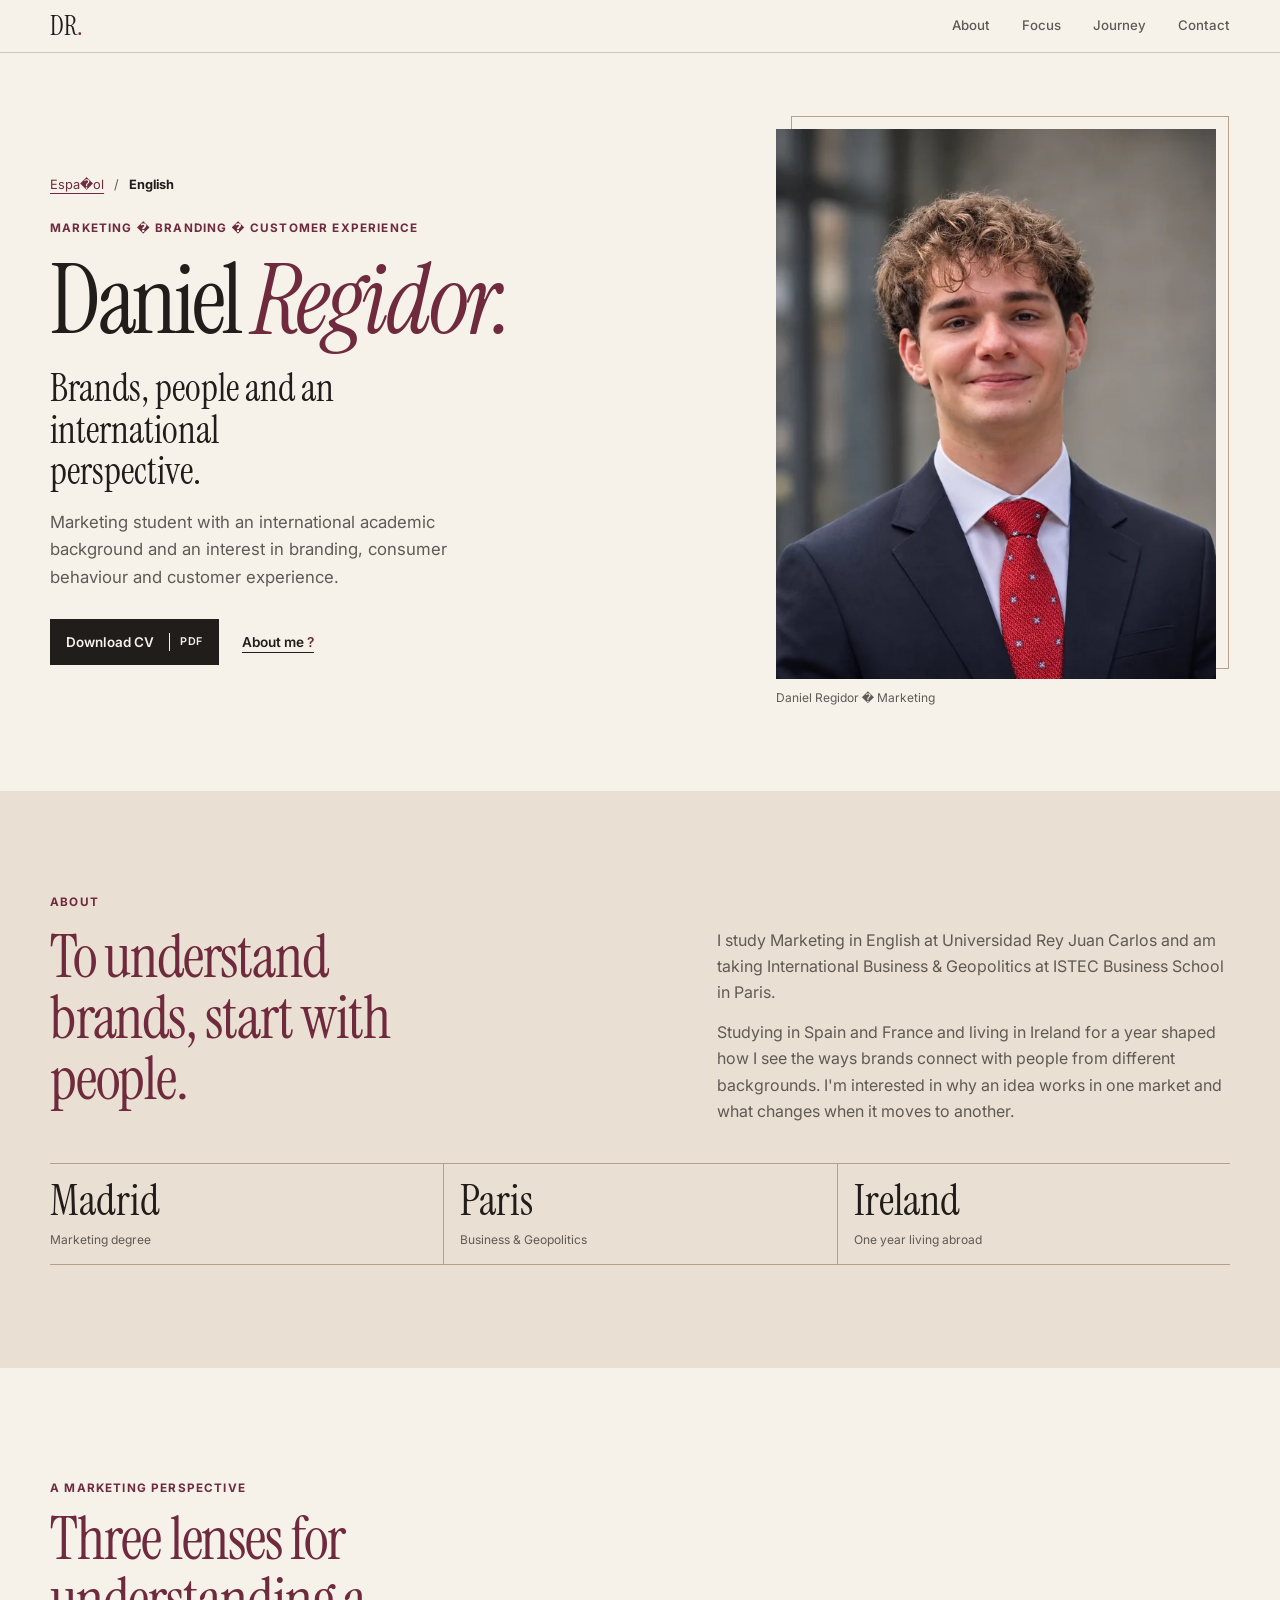
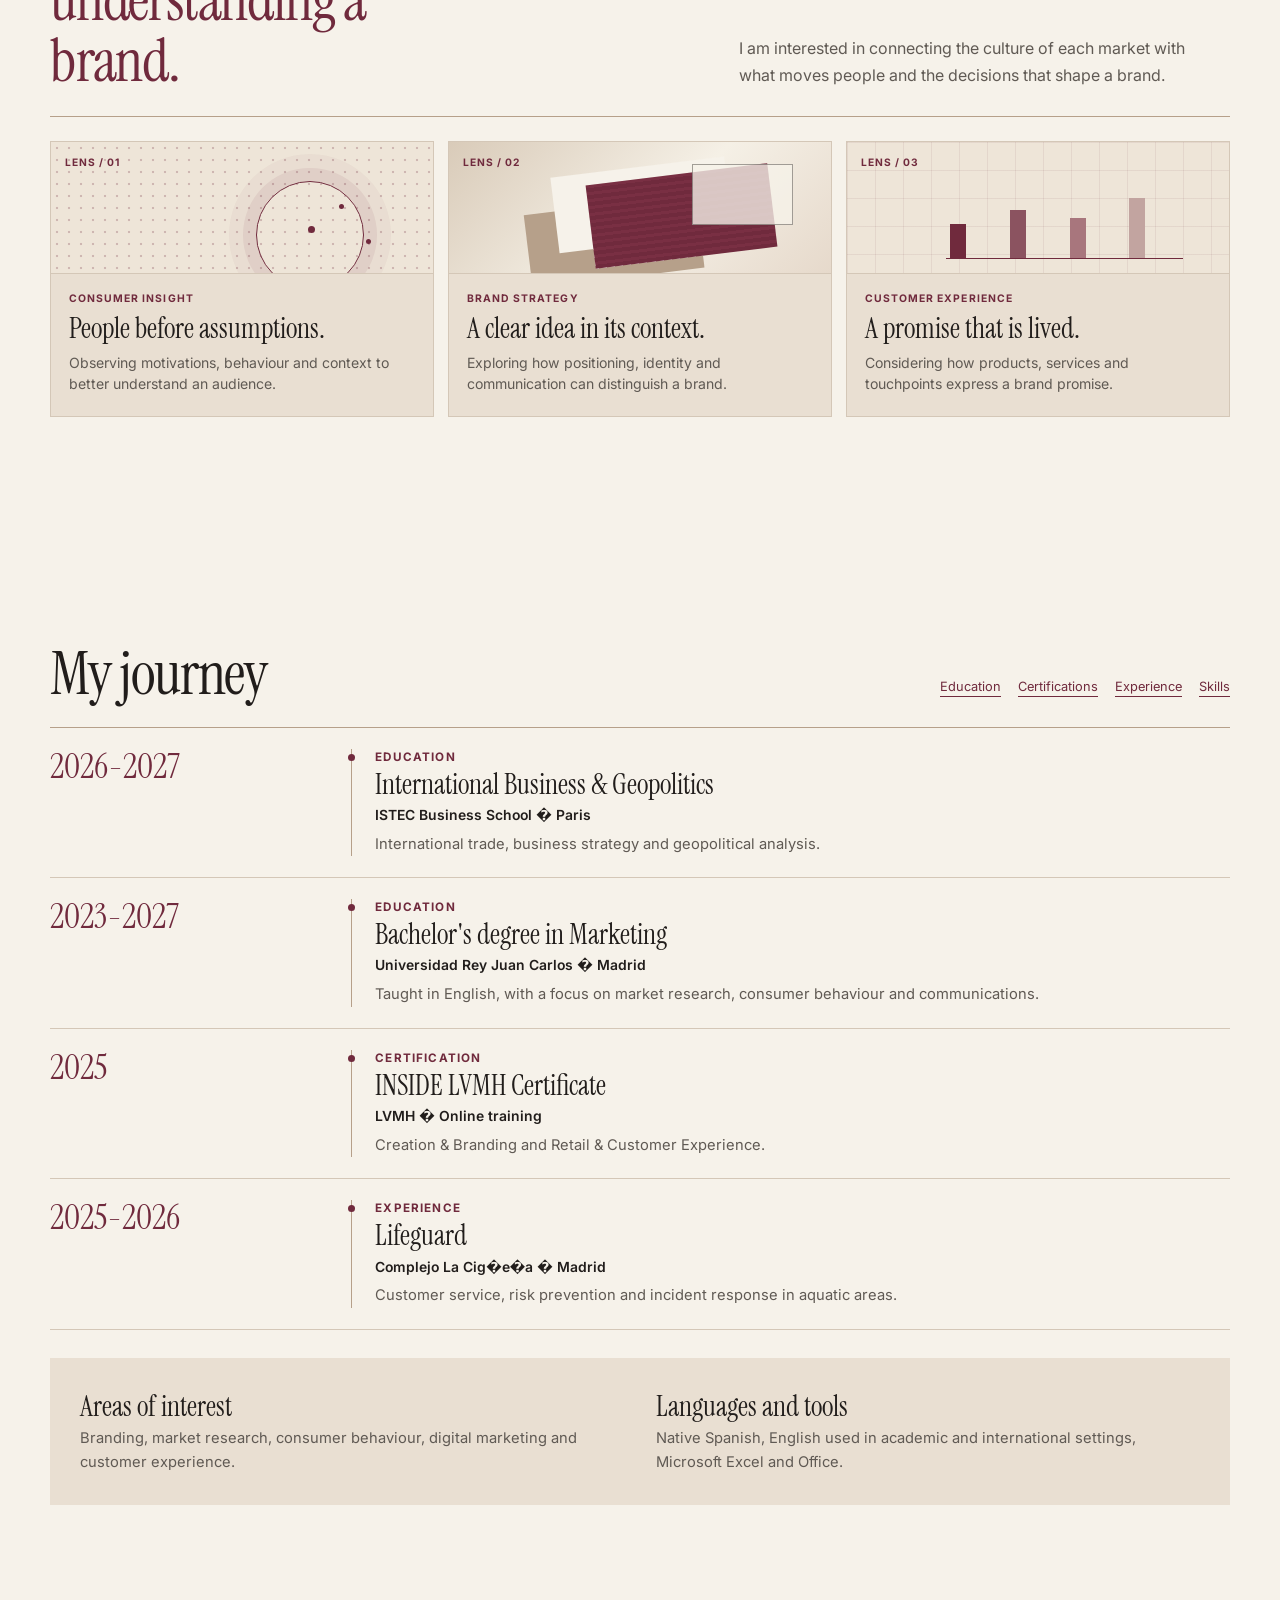
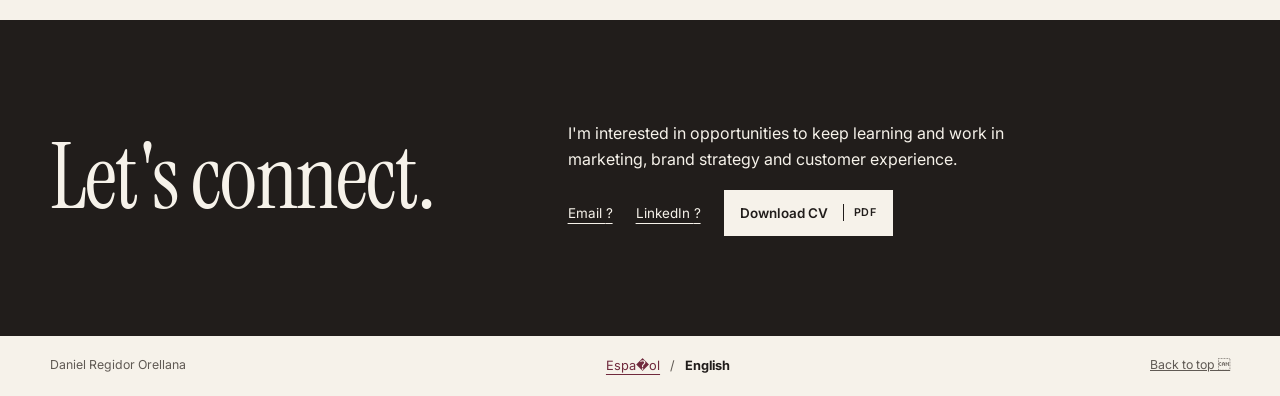
<file: index.html>
<!doctype html>
<html lang="en">
<head>
  <meta charset="utf-8">
  <meta name="viewport" content="width=device-width, initial-scale=1">
  <meta http-equiv="refresh" content="0; url=en/index.html">
  <title>Daniel Regidor | Marketing &amp; Branding</title>
  <link rel="canonical" href="./en/">
  <script>location.replace(new URL(location.protocol === 'file:' ? 'en/index.html' : 'en/', location.href).href);</script>
</head>
<body><p><a href="en/index.html">Open Daniel Regidor’s CV</a></p></body>
</html>
</file>
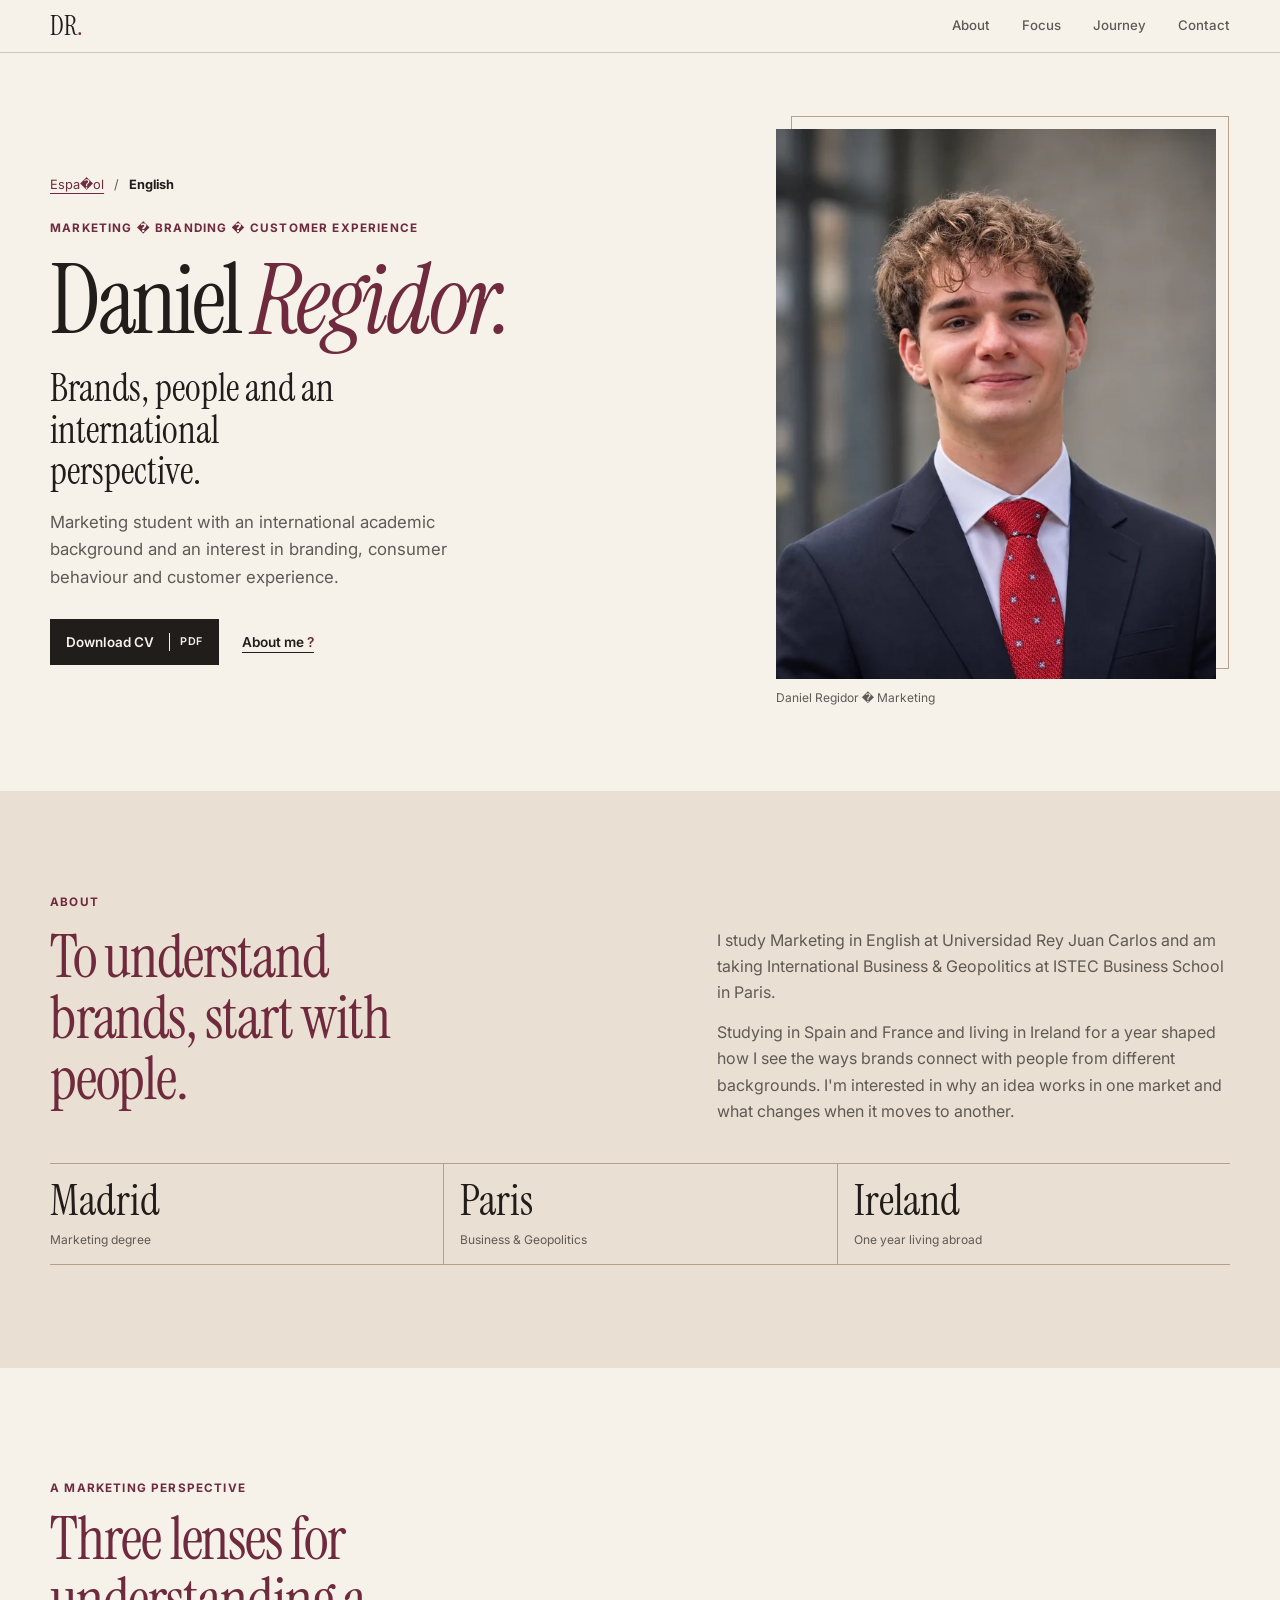
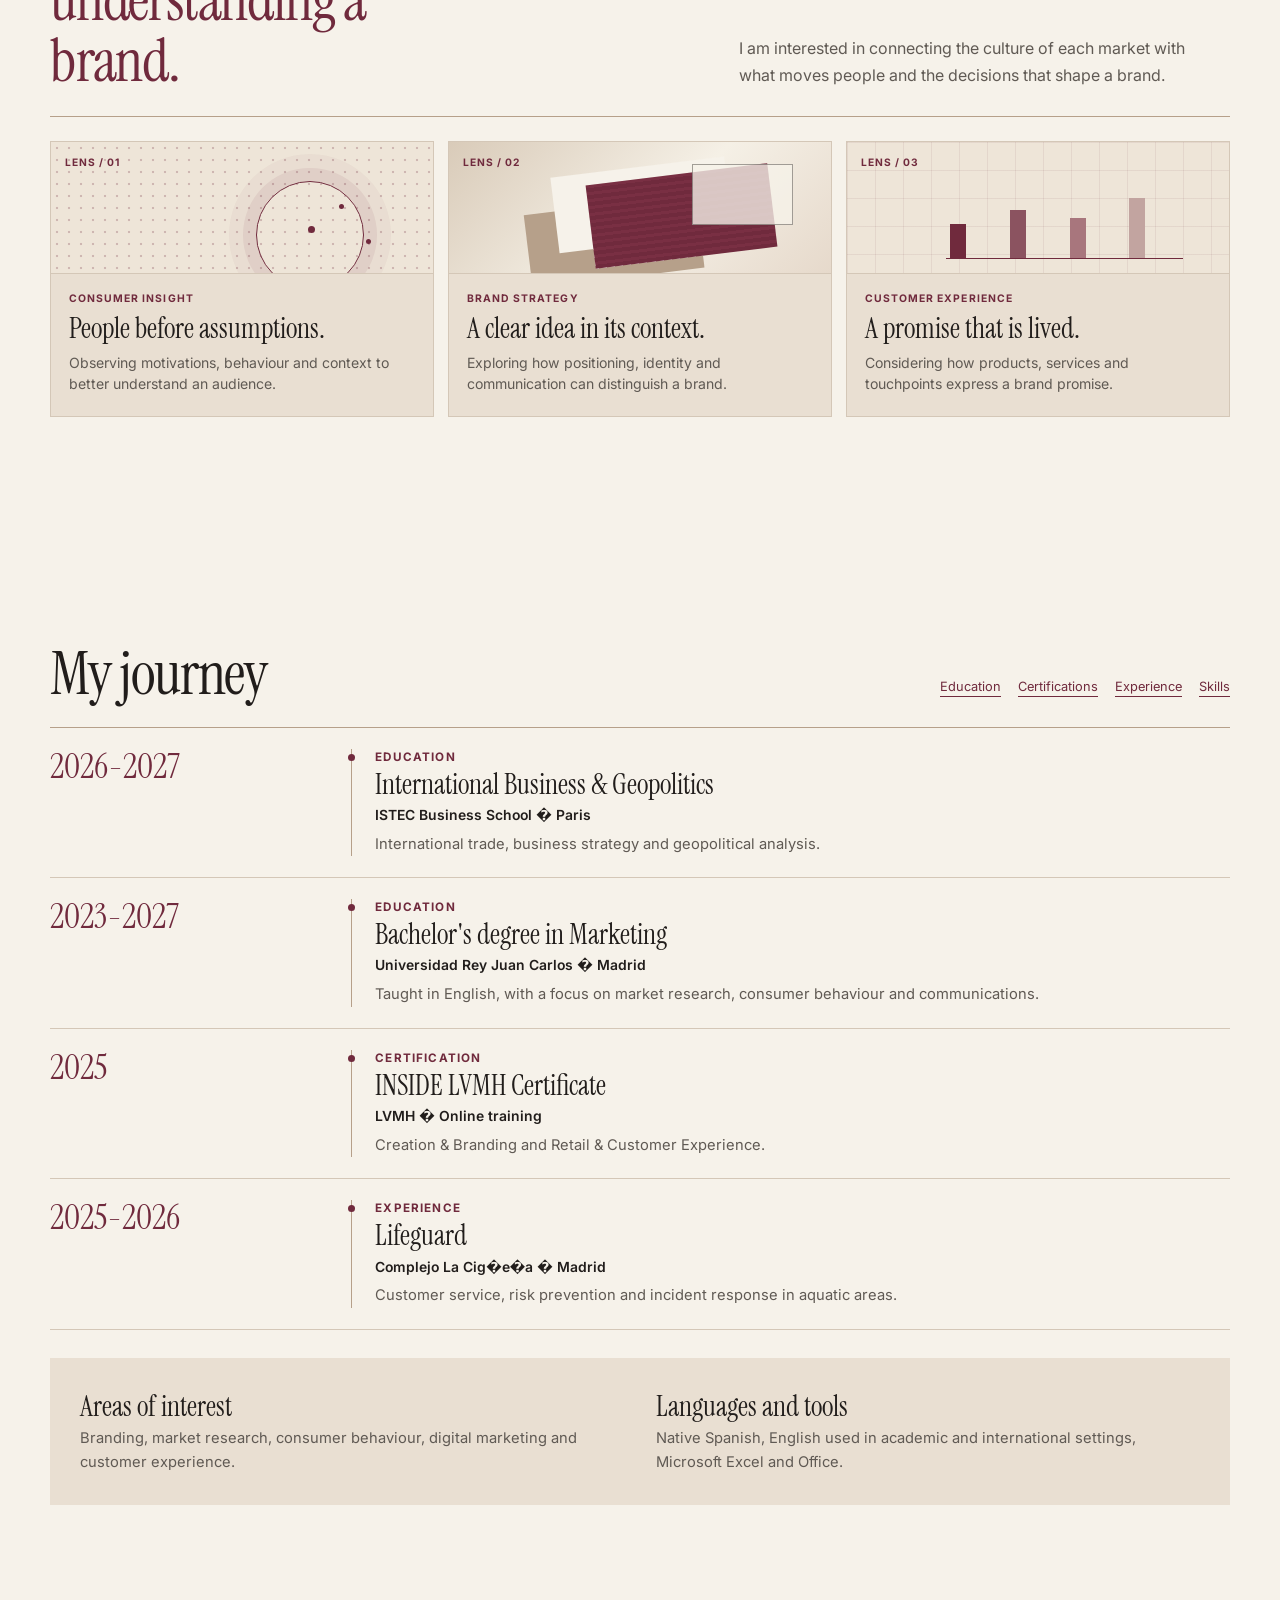
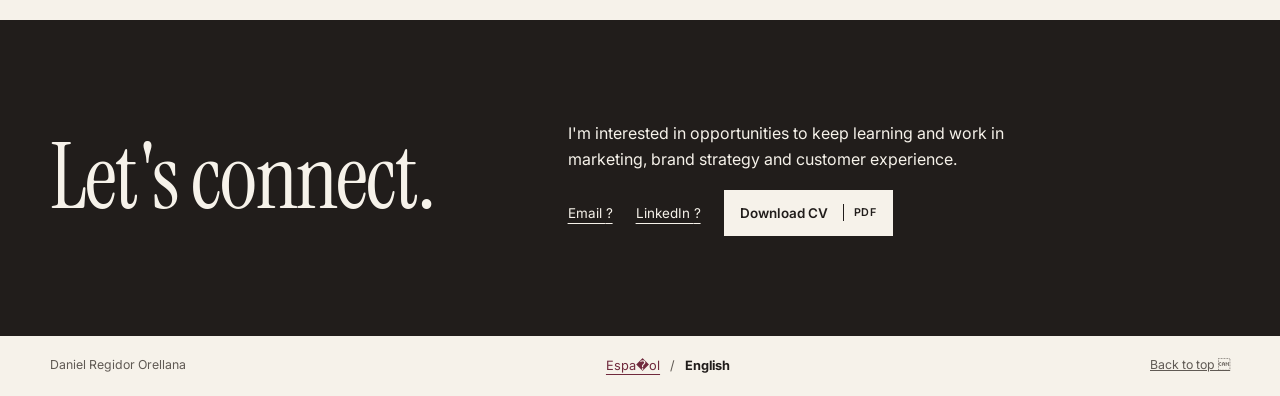
<file: en/index.html>
<!doctype html>
<html lang="en">
<head>
  <meta charset="utf-8">
  <meta name="viewport" content="width=device-width, initial-scale=1">
  <meta name="theme-color" content="#f6f2ea">
  <meta name="description" content="Marketing student with an international academic background and an interest in branding, consumer behaviour and customer experience.">
  <meta property="og:type" content="website">
  <meta property="og:title" content="Daniel Regidor | Marketing &amp; Branding">
  <meta property="og:description" content="Marketing student with an international academic background and an interest in branding, consumer behaviour and customer experience.">
  <meta property="og:image" content="../assets/images/og-cover.png">
  <link rel="canonical" href="./">
  <link rel="alternate" hreflang="es" href="../es/">
  <link rel="alternate" hreflang="en" href="../en/">
  <link rel="alternate" hreflang="x-default" href="../en/">
  <link rel="icon" href="../assets/images/favicon.svg" type="image/svg+xml">
  <link rel="preconnect" href="https://fonts.googleapis.com">
  <link rel="preconnect" href="https://fonts.gstatic.com" crossorigin>
  <link href="https://fonts.googleapis.com/css2?family=Instrument+Serif:ital@0;1&family=Inter:wght@400;500;600;700&display=swap" rel="stylesheet">
  <link rel="stylesheet" href="../assets/css/styles.css">
  <title>Daniel Regidor | Marketing &amp; Branding</title>
</head>
<body id="top">
  <a class="skip" href="#main">Skip to content</a>
  <header class="site-header">
    <div class="wrap header-inner">
      <a class="monogram" href="#top" aria-label="Daniel Regidor">DR<span>.</span></a>
      <nav aria-label="Main navigation">
        <a href="#about">About</a>
        <a href="#focus">Focus</a>
        <a href="#journey">Journey</a>
        <a href="#contact">Contact</a>
      </nav>
    </div>
  </header>
  <main id="main" tabindex="-1">
    <section class="hero wrap" aria-labelledby="name">
      <div class="hero-copy">
        <div class="language-picker" role="group" aria-label="Language"><a href="../es/index.html" lang="es" hreflang="es">Espa�ol</a><span aria-hidden="true">/</span><span lang="en" aria-current="true">English</span></div>
        <p class="eyebrow">Marketing � Branding � Customer Experience</p>
        <h1 id="name">Daniel <em>Regidor.</em></h1>
        <p class="hero-tag">Brands, people and an international perspective.</p>
        <p class="hero-desc">Marketing student with an international academic background and an interest in branding, consumer behaviour and customer experience.</p>
        <div class="actions"><a class="button" href="../assets/cv/Daniel_Regidor_CV_EN.pdf" download>Download CV <span class="format">PDF</span></a><a class="underlined" href="#about">About me <span aria-hidden="true">?</span></a></div>
      </div>
      <figure class="portrait">
        <img src="../assets/images/daniel-portrait.webp" alt="Daniel Regidor wearing a dark suit and red tie" width="600" height="750" fetchpriority="high">
        <figcaption>Daniel Regidor � Marketing</figcaption>
      </figure>
    </section>
    <section class="about" id="about" aria-labelledby="about-title">
      <div class="wrap about-inner">
        <p class="eyebrow">About</p>
        <div class="about-spread">
          <h2 id="about-title">To understand brands, start with people.</h2>
          <div class="prose"><p>I study Marketing in English at Universidad Rey Juan Carlos and am taking International Business &amp; Geopolitics at ISTEC Business School in Paris.</p>
            <p>Studying in Spain and France and living in Ireland for a year shaped how I see the ways brands connect with people from different backgrounds. I'm interested in why an idea works in one market and what changes when it moves to another.</p></div>
        </div>
        <ul class="places"><li><span>Madrid</span><small>Marketing degree</small></li><li><span>Paris</span><small>Business &amp; Geopolitics</small></li><li><span>Ireland</span><small>One year living abroad</small></li></ul>
      </div>
    </section>
    <section class="focus" id="focus" aria-labelledby="focus-title">
      <div class="wrap">
        <div class="focus-heading">
          <div><p class="eyebrow">A marketing perspective</p><h2 id="focus-title">Three lenses for understanding a brand.</h2></div>
          <p class="focus-lead">I am interested in connecting the culture of each market with what moves people and the decisions that shape a brand.</p>
        </div>
        <div class="focus-grid">
          <article class="focus-card">
            <div class="focus-art focus-art--insight" aria-hidden="true"><span>LENS / 01</span></div>
            <div class="focus-copy"><p class="eyebrow">Consumer insight</p><h3>People before assumptions.</h3><p>Observing motivations, behaviour and context to better understand an audience.</p></div>
          </article>
          <article class="focus-card">
            <div class="focus-art focus-art--brand" aria-hidden="true"><span>LENS / 02</span></div>
            <div class="focus-copy"><p class="eyebrow">Brand strategy</p><h3>A clear idea in its context.</h3><p>Exploring how positioning, identity and communication can distinguish a brand.</p></div>
          </article>
          <article class="focus-card">
            <div class="focus-art focus-art--experience" aria-hidden="true"><span>LENS / 03</span></div>
            <div class="focus-copy"><p class="eyebrow">Customer experience</p><h3>A promise that is lived.</h3><p>Considering how products, services and touchpoints express a brand promise.</p></div>
          </article>
        </div>
      </div>
    </section>
    <section class="wrap journey" id="journey" aria-labelledby="journey-title">
      <div class="journey-lead">
        <h2 id="journey-title">My journey</h2>
        <nav class="quick" aria-label="Journey"><a href="#education">Education</a><a href="#certifications">Certifications</a><a href="#experience">Experience</a><a href="#skills">Skills</a></nav>
      </div>
      <div class="timeline">
        <article class="milestone" id="education">
          <p class="date">2026-2027</p>
          <div><p class="eyebrow">Education</p><h3>International Business &amp; Geopolitics</h3><p class="organisation">ISTEC Business School � Paris</p><p class="detail">International trade, business strategy and geopolitical analysis.</p></div>
        </article>
        <article class="milestone">
          <p class="date">2023-2027</p>
          <div><p class="eyebrow">Education</p><h3>Bachelor's degree in Marketing</h3><p class="organisation">Universidad Rey Juan Carlos � Madrid</p><p class="detail">Taught in English, with a focus on market research, consumer behaviour and communications.</p></div>
        </article>
        <article class="milestone" id="certifications">
          <p class="date">2025</p>
          <div><p class="eyebrow">Certification</p><h3>INSIDE LVMH Certificate</h3><p class="organisation">LVMH � Online training</p><p class="detail">Creation &amp; Branding and Retail &amp; Customer Experience.</p></div>
        </article>
        <article class="milestone" id="experience">
          <p class="date">2025-2026</p>
          <div><p class="eyebrow">Experience</p><h3>Lifeguard</h3><p class="organisation">Complejo La Cig�e�a � Madrid</p><p class="detail">Customer service, risk prevention and incident response in aquatic areas.</p></div>
        </article>
      </div>
      <div class="skills" id="skills">
        <div><h3>Areas of interest</h3><p>Branding, market research, consumer behaviour, digital marketing and customer experience.</p></div>
        <div><h3>Languages and tools</h3><p>Native Spanish, English used in academic and international settings, Microsoft Excel and Office.</p></div>
      </div>
    </section>
    <section class="contact" id="contact" aria-labelledby="contact-title">
      <div class="wrap contact-inner">
        <h2 id="contact-title">Let's connect.</h2>
        <div><p>I'm interested in opportunities to keep learning and work in marketing, brand strategy and customer experience.</p><div class="actions"><a href="mailto:danielregidorellana@gmail.com">Email <span aria-hidden="true">?</span></a><a href="https://www.linkedin.com/in/danielregidorellana">LinkedIn <span aria-hidden="true">?</span></a><a class="button" href="../assets/cv/Daniel_Regidor_CV_EN.pdf" download>Download CV <span class="format">PDF</span></a></div></div>
      </div>
    </section>
  </main>
  <footer class="wrap footer"><span>Daniel Regidor Orellana</span><div class="language-picker" role="group" aria-label="Language"><a href="../es/index.html" lang="es" hreflang="es">Espa�ol</a><span aria-hidden="true">/</span><span lang="en" aria-current="true">English</span></div><a href="#top">Back to top </a></footer>
  <script src="../assets/js/main.js" defer></script>
</body>
</html>
</file>
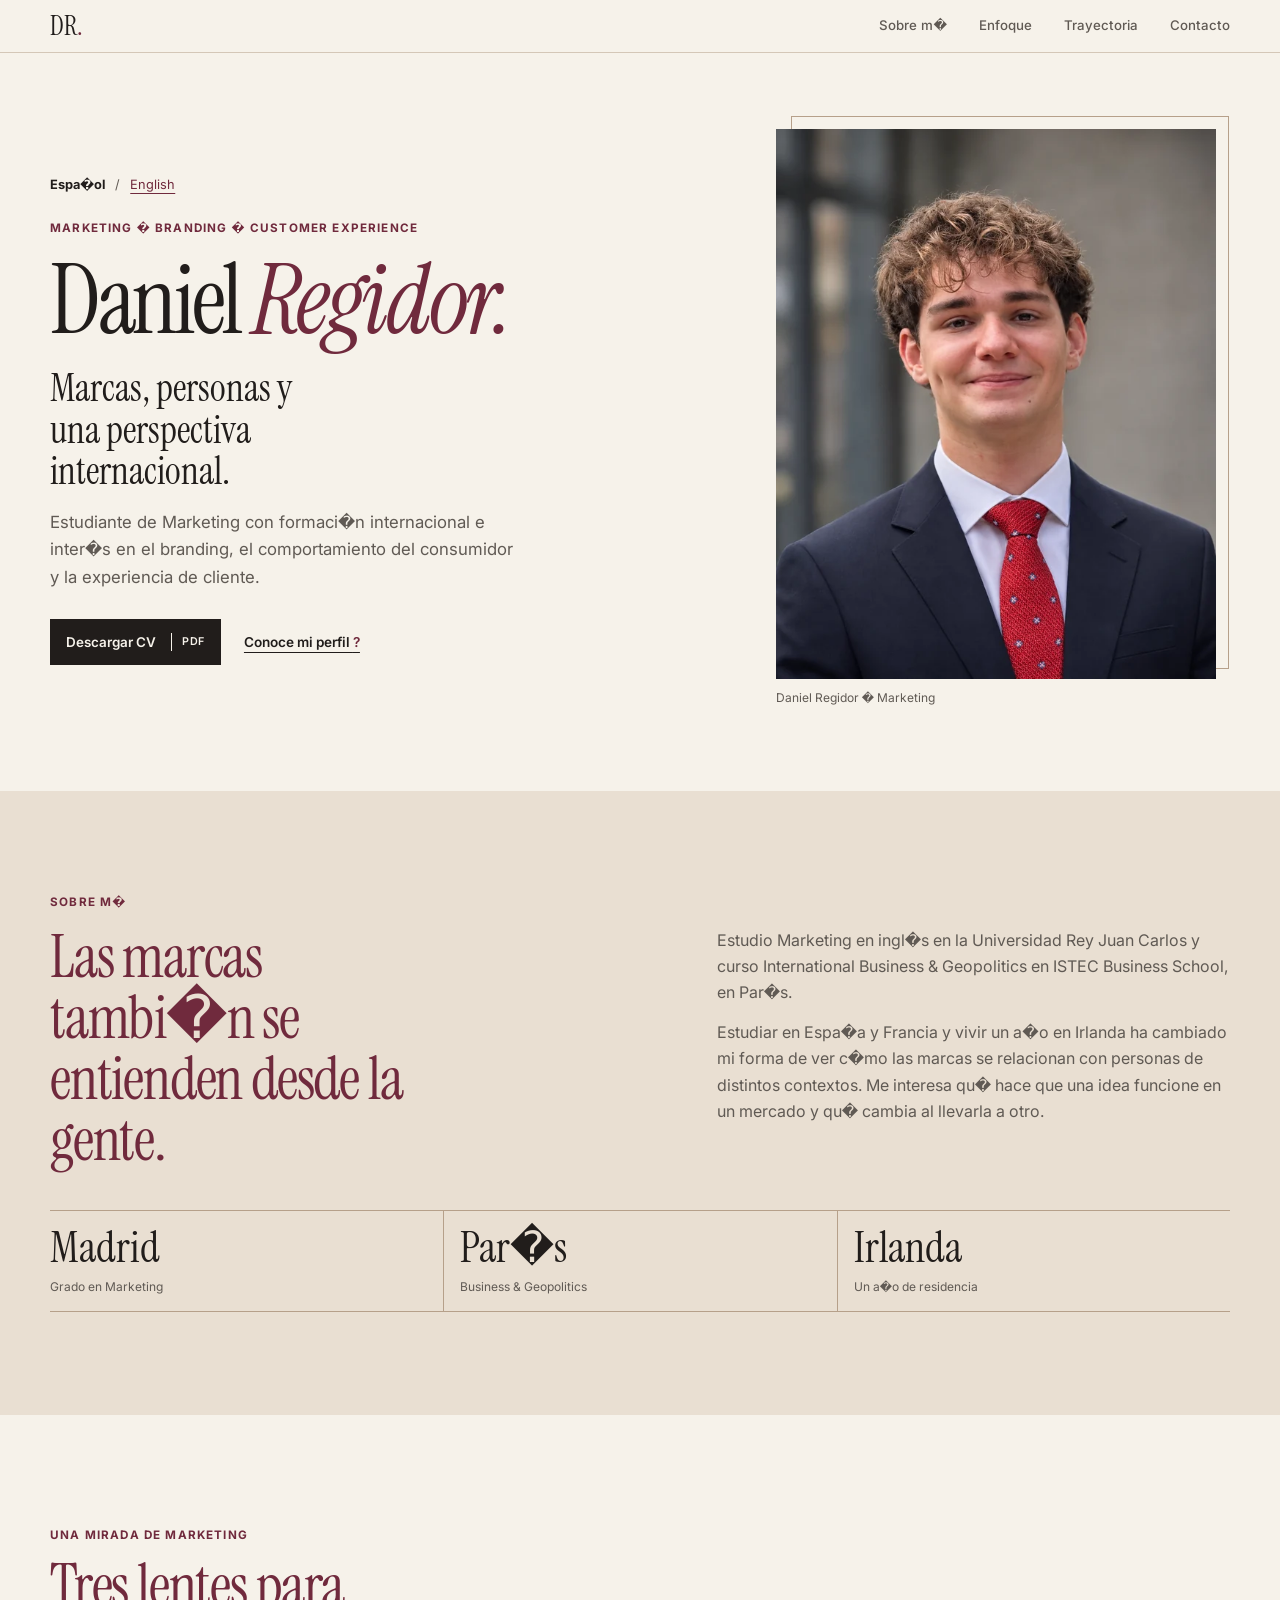
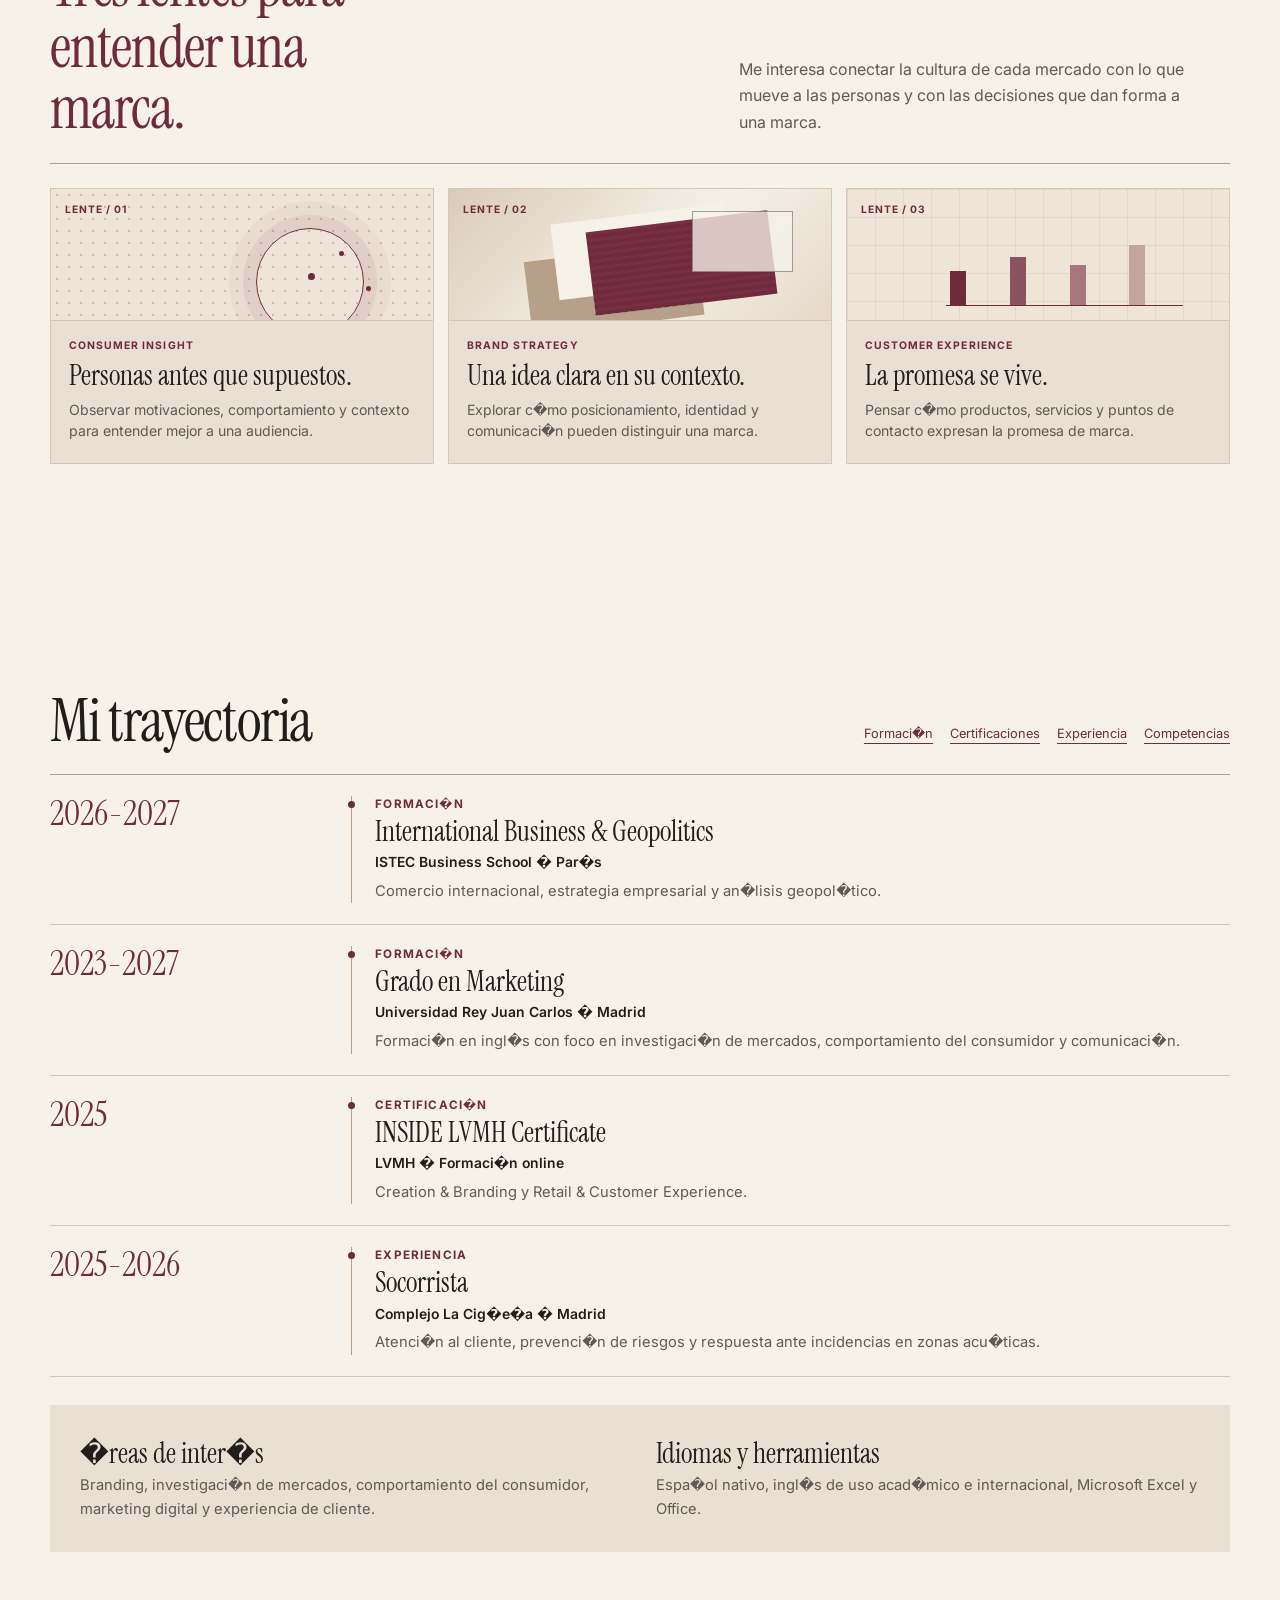
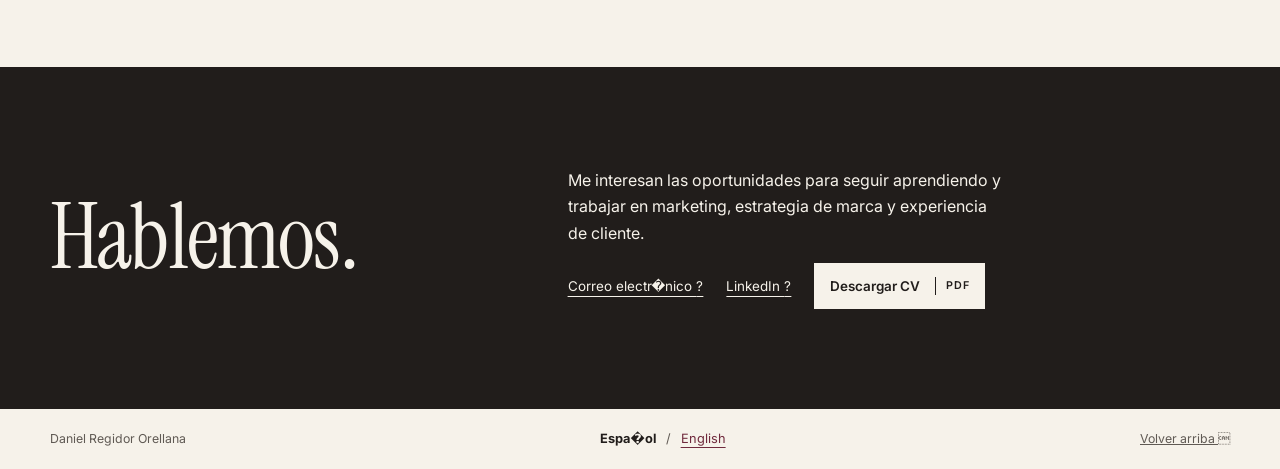
<file: es/index.html>
<!doctype html>
<html lang="es">
<head>
  <meta charset="utf-8">
  <meta name="viewport" content="width=device-width, initial-scale=1">
  <meta name="theme-color" content="#f6f2ea">
  <meta name="description" content="Estudiante de Marketing con formaci�n internacional e inter�s en el branding, el comportamiento del consumidor y la experiencia de cliente.">
  <meta property="og:type" content="website">
  <meta property="og:title" content="Daniel Regidor | Marketing y Branding">
  <meta property="og:description" content="Estudiante de Marketing con formaci�n internacional e inter�s en el branding, el comportamiento del consumidor y la experiencia de cliente.">
  <meta property="og:image" content="../assets/images/og-cover.png">
  <link rel="canonical" href="./">
  <link rel="alternate" hreflang="es" href="../es/">
  <link rel="alternate" hreflang="en" href="../en/">
  <link rel="alternate" hreflang="x-default" href="../en/">
  <link rel="icon" href="../assets/images/favicon.svg" type="image/svg+xml">
  <link rel="preconnect" href="https://fonts.googleapis.com">
  <link rel="preconnect" href="https://fonts.gstatic.com" crossorigin>
  <link href="https://fonts.googleapis.com/css2?family=Instrument+Serif:ital@0;1&family=Inter:wght@400;500;600;700&display=swap" rel="stylesheet">
  <link rel="stylesheet" href="../assets/css/styles.css">
  <title>Daniel Regidor | Marketing y Branding</title>
</head>
<body id="top">
  <a class="skip" href="#main">Saltar al contenido</a>
  <header class="site-header">
    <div class="wrap header-inner">
      <a class="monogram" href="#top" aria-label="Daniel Regidor">DR<span>.</span></a>
      <nav aria-label="Navegaci�n principal">
        <a href="#about">Sobre m�</a>
        <a href="#focus">Enfoque</a>
        <a href="#journey">Trayectoria</a>
        <a href="#contact">Contacto</a>
      </nav>
    </div>
  </header>
  <main id="main" tabindex="-1">
    <section class="hero wrap" aria-labelledby="name">
      <div class="hero-copy">
        <div class="language-picker" role="group" aria-label="Idioma"><span lang="es" aria-current="true">Espa�ol</span><span aria-hidden="true">/</span><a href="../en/index.html" lang="en" hreflang="en">English</a></div>
        <p class="eyebrow">Marketing � Branding � Customer Experience</p>
        <h1 id="name">Daniel <em>Regidor.</em></h1>
        <p class="hero-tag">Marcas, personas y una perspectiva internacional.</p>
        <p class="hero-desc">Estudiante de Marketing con formaci�n internacional e inter�s en el branding, el comportamiento del consumidor y la experiencia de cliente.</p>
        <div class="actions"><a class="button" href="../assets/cv/Daniel_Regidor_CV_ES.pdf" download>Descargar CV <span class="format">PDF</span></a><a class="underlined" href="#about">Conoce mi perfil <span aria-hidden="true">?</span></a></div>
      </div>
      <figure class="portrait">
        <img src="../assets/images/daniel-portrait.webp" alt="Daniel Regidor con traje oscuro y corbata roja" width="600" height="750" fetchpriority="high">
        <figcaption>Daniel Regidor � Marketing</figcaption>
      </figure>
    </section>
    <section class="about" id="about" aria-labelledby="about-title">
      <div class="wrap about-inner">
        <p class="eyebrow">Sobre m�</p>
        <div class="about-spread">
          <h2 id="about-title">Las marcas tambi�n se entienden desde la gente.</h2>
          <div class="prose"><p>Estudio Marketing en ingl�s en la Universidad Rey Juan Carlos y curso International Business &amp; Geopolitics en ISTEC Business School, en Par�s.</p>
            <p>Estudiar en Espa�a y Francia y vivir un a�o en Irlanda ha cambiado mi forma de ver c�mo las marcas se relacionan con personas de distintos contextos. Me interesa qu� hace que una idea funcione en un mercado y qu� cambia al llevarla a otro.</p></div>
        </div>
        <ul class="places"><li><span>Madrid</span><small>Grado en Marketing</small></li><li><span>Par�s</span><small>Business &amp; Geopolitics</small></li><li><span>Irlanda</span><small>Un a�o de residencia</small></li></ul>
      </div>
    </section>
    <section class="focus" id="focus" aria-labelledby="focus-title">
      <div class="wrap">
        <div class="focus-heading">
          <div><p class="eyebrow">Una mirada de marketing</p><h2 id="focus-title">Tres lentes para entender una marca.</h2></div>
          <p class="focus-lead">Me interesa conectar la cultura de cada mercado con lo que mueve a las personas y con las decisiones que dan forma a una marca.</p>
        </div>
        <div class="focus-grid">
          <article class="focus-card">
            <div class="focus-art focus-art--insight" aria-hidden="true"><span>LENTE / 01</span></div>
            <div class="focus-copy"><p class="eyebrow">Consumer insight</p><h3>Personas antes que supuestos.</h3><p>Observar motivaciones, comportamiento y contexto para entender mejor a una audiencia.</p></div>
          </article>
          <article class="focus-card">
            <div class="focus-art focus-art--brand" aria-hidden="true"><span>LENTE / 02</span></div>
            <div class="focus-copy"><p class="eyebrow">Brand strategy</p><h3>Una idea clara en su contexto.</h3><p>Explorar c�mo posicionamiento, identidad y comunicaci�n pueden distinguir una marca.</p></div>
          </article>
          <article class="focus-card">
            <div class="focus-art focus-art--experience" aria-hidden="true"><span>LENTE / 03</span></div>
            <div class="focus-copy"><p class="eyebrow">Customer experience</p><h3>La promesa se vive.</h3><p>Pensar c�mo productos, servicios y puntos de contacto expresan la promesa de marca.</p></div>
          </article>
        </div>
      </div>
    </section>
    <section class="wrap journey" id="journey" aria-labelledby="journey-title">
      <div class="journey-lead">
        <h2 id="journey-title">Mi trayectoria</h2>
        <nav class="quick" aria-label="Trayectoria"><a href="#education">Formaci�n</a><a href="#certifications">Certificaciones</a><a href="#experience">Experiencia</a><a href="#skills">Competencias</a></nav>
      </div>
      <div class="timeline">
        <article class="milestone" id="education">
          <p class="date">2026-2027</p>
          <div><p class="eyebrow">Formaci�n</p><h3>International Business &amp; Geopolitics</h3><p class="organisation">ISTEC Business School � Par�s</p><p class="detail">Comercio internacional, estrategia empresarial y an�lisis geopol�tico.</p></div>
        </article>
        <article class="milestone">
          <p class="date">2023-2027</p>
          <div><p class="eyebrow">Formaci�n</p><h3>Grado en Marketing</h3><p class="organisation">Universidad Rey Juan Carlos � Madrid</p><p class="detail">Formaci�n en ingl�s con foco en investigaci�n de mercados, comportamiento del consumidor y comunicaci�n.</p></div>
        </article>
        <article class="milestone" id="certifications">
          <p class="date">2025</p>
          <div><p class="eyebrow">Certificaci�n</p><h3>INSIDE LVMH Certificate</h3><p class="organisation">LVMH � Formaci�n online</p><p class="detail">Creation &amp; Branding y Retail &amp; Customer Experience.</p></div>
        </article>
        <article class="milestone" id="experience">
          <p class="date">2025-2026</p>
          <div><p class="eyebrow">Experiencia</p><h3>Socorrista</h3><p class="organisation">Complejo La Cig�e�a � Madrid</p><p class="detail">Atenci�n al cliente, prevenci�n de riesgos y respuesta ante incidencias en zonas acu�ticas.</p></div>
        </article>
      </div>
      <div class="skills" id="skills">
        <div><h3>�reas de inter�s</h3><p>Branding, investigaci�n de mercados, comportamiento del consumidor, marketing digital y experiencia de cliente.</p></div>
        <div><h3>Idiomas y herramientas</h3><p>Espa�ol nativo, ingl�s de uso acad�mico e internacional, Microsoft Excel y Office.</p></div>
      </div>
    </section>
    <section class="contact" id="contact" aria-labelledby="contact-title">
      <div class="wrap contact-inner">
        <h2 id="contact-title">Hablemos.</h2>
        <div><p>Me interesan las oportunidades para seguir aprendiendo y trabajar en marketing, estrategia de marca y experiencia de cliente.</p><div class="actions"><a href="mailto:danielregidorellana@gmail.com">Correo electr�nico <span aria-hidden="true">?</span></a><a href="https://www.linkedin.com/in/danielregidorellana">LinkedIn <span aria-hidden="true">?</span></a><a class="button" href="../assets/cv/Daniel_Regidor_CV_ES.pdf" download>Descargar CV <span class="format">PDF</span></a></div></div>
      </div>
    </section>
  </main>
  <footer class="wrap footer"><span>Daniel Regidor Orellana</span><div class="language-picker" role="group" aria-label="Idioma"><span lang="es" aria-current="true">Espa�ol</span><span aria-hidden="true">/</span><a href="../en/index.html" lang="en" hreflang="en">English</a></div><a href="#top">Volver arriba </a></footer>
  <script src="../assets/js/main.js" defer></script>
</body>
</html>
</file>
<file: assets/css/styles.css>
:root {
  --paper: #f6f2ea;
  --ink: #211d1b;
  --wine: #702a3d;
  --muted: #605a54;
  --sand: #e9dfd2;
  --stone: #b6a08a;
  --line: #d4c7b7;
  --serif: "Instrument Serif", Georgia, serif;
  --sans: Inter, system-ui, sans-serif;
}
* { box-sizing: border-box; }
html { scroll-padding-top: 68px; }
body { margin: 0; color: var(--ink); background: var(--paper); font: 1rem/1.65 var(--sans); }
h1, h2, h3, p, figure { margin: 0; }
a { color: inherit; }
a:focus-visible { outline: 2px solid currentColor; outline-offset: 4px; }
.wrap { width: min(1180px, calc(100% - 88px)); margin-inline: auto; }
.skip { position: fixed; top: 8px; left: 8px; z-index: 10; background: var(--paper); padding: 8px 16px; transform: translateY(-150%); }
.skip:focus { transform: none; }
.site-header { position: sticky; top: 0; z-index: 3; background: var(--paper); border-bottom: 1px solid var(--line); }
.header-inner { display: flex; justify-content: space-between; align-items: center; min-height: 52px; gap: 14px; }
.monogram { display: inline-flex; align-items: center; min-height: 44px; font: 1.65rem/1 var(--serif); text-decoration: none; }
.monogram span, em { color: var(--wine); }
.header-inner nav { display: flex; align-items: center; flex-wrap: wrap; justify-content: flex-end; gap: 0 clamp(12px, 3vw, 32px); }
.header-inner nav a { display: inline-flex; align-items: center; min-height: 44px; font-size: .83rem; font-weight: 500; color: var(--muted); text-decoration: none; }
.header-inner nav a:hover, .header-inner nav a[aria-current] { color: var(--wine); text-decoration: underline; text-underline-offset: 6px; }
.language-picker { display: flex; flex-wrap: wrap; align-items: center; gap: 10px; color: var(--muted); font-size: .8rem; }
.language-picker a, .language-picker [aria-current] { display: inline-flex; align-items: center; min-height: 44px; }
.language-picker a { color: var(--wine); text-underline-offset: 4px; }
.language-picker [aria-current] { color: var(--ink); font-weight: 700; }
.hero .language-picker { margin-bottom: 14px; }
.hero { display: grid; grid-template-columns: 7fr 5fr; gap: clamp(28px, 7vw, 105px); align-items: center; padding-block: 66px 83px; }
.eyebrow { color: var(--wine); font-size: .73rem; line-height: 1.45; font-weight: 700; letter-spacing: .1em; text-transform: uppercase; }
h1 { font: 400 clamp(3.7rem, 7.6vw, 6rem)/.95 var(--serif); letter-spacing: -.035em; margin-block: 18px 22px; }
h1 em { font-weight: 400; }
.hero-tag { font: 400 clamp(1.75rem, 3vw, 2.6rem)/1.07 var(--serif); max-width: 17ch; margin-bottom: 17px; }
.hero-desc { max-width: 43ch; color: var(--muted); font-size: 1.05rem; }
.actions { display: flex; flex-wrap: wrap; align-items: center; gap: 12px 23px; }
.hero .actions { margin-top: 27px; }
.button { display: inline-flex; align-items: center; gap: 15px; min-height: 46px; padding: 9px 16px; background: var(--ink); color: var(--paper); text-decoration: none; font-size: .84rem; font-weight: 600; }
.button:hover { background: var(--wine); }
.button .format { border-inline-start: 1px solid currentColor; padding-inline-start: 10px; font-size: .67rem; letter-spacing: .06em; }
.underlined { font-size: .85rem; font-weight: 600; text-underline-offset: 5px; }
.underlined span { color: var(--wine); }
.portrait { position: relative; isolation: isolate; margin: 10px 14px 0 0; }
.portrait::before { content: ""; position: absolute; z-index: -1; inset: -13px -13px 39px 15px; border: 1px solid var(--stone); }
.portrait img { width: 100%; height: auto; display: block; }
.portrait figcaption { color: var(--muted); font-size: .75rem; padding-top: 9px; }
.about { background: var(--sand); }
.about-inner { padding-block: clamp(62px, 8vw, 104px); }
.about-spread { display: grid; grid-template-columns: 1.1fr 1fr; gap: clamp(25px, 8vw, 112px); margin-top: 16px; }
h2 { font: 400 clamp(2.4rem, 5vw, 3.75rem)/1.02 var(--serif); letter-spacing: -.02em; }
.about h2 { color: var(--wine); max-width: 14ch; }
.prose { max-width: 58ch; color: var(--muted); }
.prose p + p { margin-top: 13px; }
.places { display: grid; grid-template-columns: repeat(3, 1fr); list-style: none; padding: 0; margin: 39px 0 0; border-block: 1px solid var(--stone); }
.places li { padding: 13px 16px; }
.places li:first-child { padding-left: 0; }
.places li + li { border-left: 1px solid var(--stone); }
.places span { display: block; font: 400 clamp(1.65rem, 3.6vw, 2.7rem)/1.1 var(--serif); }
.places small { color: var(--muted); font-size: .75rem; }
.focus { padding-block: clamp(64px, 9vw, 112px); background: var(--paper); }
.focus-heading { display: grid; grid-template-columns: 1.1fr .9fr; align-items: end; gap: clamp(24px, 7vw, 92px); padding-bottom: 24px; border-bottom: 1px solid var(--stone); }
.focus-heading h2 { max-width: 13ch; margin-top: 12px; color: var(--wine); }
.focus-lead { max-width: 46ch; padding-bottom: 4px; color: var(--muted); }
.focus-grid { display: grid; grid-template-columns: repeat(3, 1fr); gap: 14px; margin-top: 24px; }
.focus-card { min-width: 0; background: var(--sand); border: 1px solid var(--line); }
.focus-art { position: relative; height: 132px; overflow: hidden; border-bottom: 1px solid var(--line); }
.focus-art > span { position: absolute; z-index: 1; top: 12px; left: 14px; color: var(--wine); font-size: .64rem; font-weight: 700; letter-spacing: .1em; }
.focus-art--insight { background-color: #eee5d8; background-image: radial-gradient(circle, rgba(112,42,61,.25) 1px, transparent 1.6px); background-size: 12px 12px; }
.focus-art--insight::before { content: ""; position: absolute; width: 106px; height: 106px; top: 39px; right: 18%; border: 1px solid var(--wine); border-radius: 50%; box-shadow: 0 0 0 13px rgba(112,42,61,.08), 0 0 0 27px rgba(112,42,61,.04); }
.focus-art--insight::after { content: ""; position: absolute; width: 7px; height: 7px; top: 84px; right: calc(18% + 49px); border-radius: 50%; background: var(--wine); box-shadow: 30px -23px 0 -1px var(--wine), 57px 12px 0 -1px var(--wine); }
.focus-art--brand { background: linear-gradient(135deg, #d9cbb9, #f5f0e6 55%, #e6d9cb); }
.focus-art--brand::before { content: ""; position: absolute; width: 48%; height: 64%; right: 15%; top: 24%; background: repeating-linear-gradient(0deg, #702a3d 0 4px, #792f43 4px 7px); transform: rotate(-7deg); box-shadow: -38px -16px 0 -4px #f6f2ea, -70px 17px 0 -5px #b6a08a; }
.focus-art--brand::after { content: ""; position: absolute; width: 26%; height: 45%; right: 10%; top: 17%; border: 1px solid rgba(33,29,27,.4); background: rgba(246,242,234,.78); }
.focus-art--experience { background-color: #eee5d8; background-image: linear-gradient(rgba(112,42,61,.08) 1px, transparent 1px), linear-gradient(90deg, rgba(112,42,61,.08) 1px, transparent 1px); background-size: 28px 28px; }
.focus-art--experience::before { content: ""; position: absolute; left: 27%; right: 13%; bottom: 15px; height: 64px; background: linear-gradient(to top, var(--wine) 0 100%, transparent 100%) 0 100% / 16px 34px no-repeat, linear-gradient(to top, #8b5360 0 100%, transparent 100%) 28% 100% / 16px 48px no-repeat, linear-gradient(to top, #a8767d 0 100%, transparent 100%) 56% 100% / 16px 40px no-repeat, linear-gradient(to top, #c2a4a0 0 100%, transparent 100%) 84% 100% / 16px 60px no-repeat; }
.focus-art--experience::after { content: ""; position: absolute; left: 26%; right: 12%; bottom: 14px; border-bottom: 1px solid var(--wine); }
.focus-copy { padding: 17px 18px 21px; }
.focus-copy .eyebrow { font-size: .65rem; }
.focus-copy h3 { margin-block: 8px 7px; font: 400 clamp(1.45rem, 2.2vw, 1.9rem)/1.08 var(--serif); }
.focus-copy p:last-child { max-width: 38ch; color: var(--muted); font-size: .88rem; line-height: 1.55; }
.journey { padding-block: clamp(65px, 9vw, 116px); }
.journey-lead { display: flex; flex-wrap: wrap; justify-content: space-between; align-items: end; gap: 12px 28px; padding-bottom: 21px; border-bottom: 1px solid var(--stone); }
.quick { display: flex; flex-wrap: wrap; gap: 4px 17px; }
.quick a { padding-block: 8px; color: var(--wine); font-size: .8rem; text-underline-offset: 5px; }
.milestone { display: grid; grid-template-columns: minmax(120px, 24%) 1fr; gap: 18px; padding-block: 21px; border-bottom: 1px solid var(--line); }
.milestone > div { position: relative; padding-left: 23px; border-left: 1px solid var(--stone); }
.milestone > div::before { position: absolute; top: 5px; left: -4px; width: 7px; height: 7px; background: var(--wine); border-radius: 50%; content: ""; }
.date { color: var(--wine); font: 400 clamp(1.5rem, 3vw, 2.2rem)/1 var(--serif); font-variant-numeric: lining-nums tabular-nums; }
.milestone h3, .skills h3 { font: 400 1.75rem/1.12 var(--serif); margin-block: 3px 4px; }
.organisation { font-size: .87rem; font-weight: 600; }
.detail, .skills p { color: var(--muted); font-size: .92rem; }
.detail { margin-top: 5px; }
.skills { display: grid; grid-template-columns: 1fr 1fr; gap: 16px 32px; margin-top: 28px; padding: clamp(16px, 3vw, 30px); background: var(--sand); }
.contact { background: var(--ink); color: var(--paper); }
.contact-inner { display: grid; grid-template-columns: .85fr 1.15fr; align-items: center; gap: 28px; padding-block: clamp(51px, 8vw, 100px); }
.contact h2 { font-size: clamp(3rem, 7vw, 6rem); }
.contact p { max-width: 44ch; }
.contact .actions { margin-top: 17px; font-size: .84rem; }
.contact .actions > a { text-underline-offset: 5px; }
.contact .button { background: var(--paper); color: var(--ink); }
.contact .button:hover { background: var(--sand); }
.footer { display: flex; flex-wrap: wrap; align-items: center; justify-content: space-between; gap: 4px 16px; padding-block: 8px; font-size: .77rem; color: var(--muted); }
@media (max-width: 767px) {
  .wrap { width: calc(100% - 40px); }
  .header-inner nav a { font-size: .77rem; }
  .hero { grid-template-columns: 1fr; gap: 33px; padding-block: 42px 49px; }
  h1 { font-size: clamp(2.9rem, 9vw, 3.5rem); }
  .portrait { max-width: 460px; }
  .about-spread, .contact-inner { grid-template-columns: 1fr; }
  .focus-heading { grid-template-columns: 1fr; gap: 14px; }
  .focus-grid { grid-template-columns: 1fr; }
  .focus-card { display: grid; grid-template-columns: 112px 1fr; }
  .focus-art { height: 100%; min-height: 176px; border-right: 1px solid var(--line); border-bottom: 0; }
  .focus-art--insight::before { width: 72px; height: 72px; top: 62px; right: 15%; }
  .focus-art--insight::after { top: 95px; right: calc(15% + 32px); }
  .focus-art--brand::before { width: 54%; height: 58%; right: 12%; top: 31%; }
  .focus-art--brand::after { width: 29%; height: 38%; right: 8%; top: 24%; }
  .focus-art--experience::before { left: 18%; right: 10%; }
  .focus-art--experience::after { left: 17%; right: 9%; }
  .focus-copy { padding: 15px 14px 17px; }
  .places li { padding-inline: 8px; }
  .places small { display: block; line-height: 1.35; }
  .milestone { grid-template-columns: 1fr; gap: 7px; }
  .skills { grid-template-columns: 1fr; }
}
@media (prefers-reduced-motion: no-preference) {
  html { scroll-behavior: smooth; }
  .button, .header-inner nav a { transition: background-color .2s, color .2s; }
}
</file>
